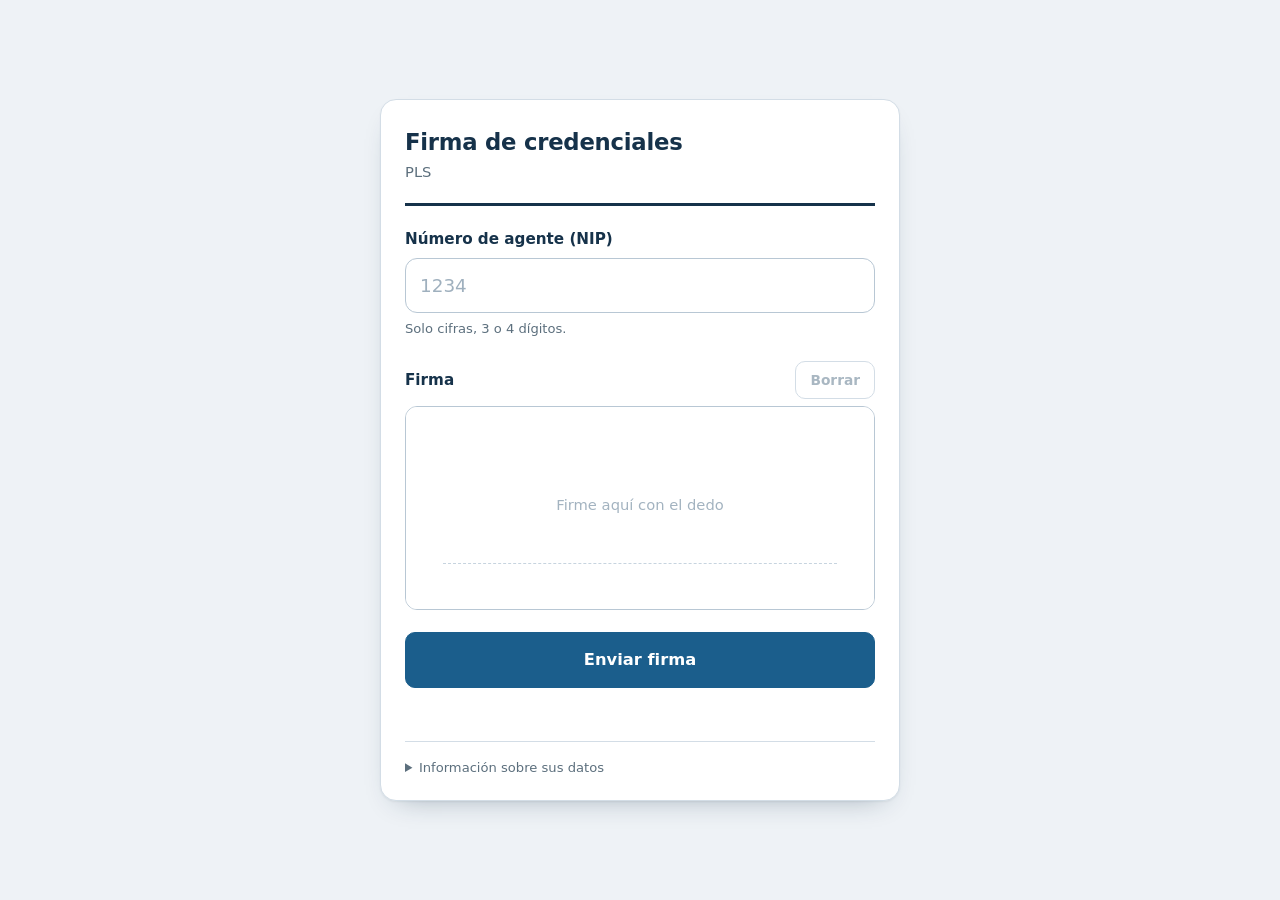
<file: index.html>
<!doctype html>
<html lang="es">
<head>
<meta charset="utf-8">
<meta name="viewport" content="width=device-width, initial-scale=1, viewport-fit=cover">
<meta name="robots" content="noindex, nofollow">
<meta name="color-scheme" content="light">
<title>Firma de credenciales · PLS</title>
<link rel="icon" href="assets/favicon.svg" type="image/svg+xml">
<link rel="stylesheet" href="assets/styles.css">
</head>
<body>
<main class="tarjeta">

  <header class="cabecera">
    <h1>Firma de credenciales</h1>
    <p class="subtitulo">PLS</p>
  </header>

  <section id="aviso-config" class="aviso-error" hidden>
    Falta configurar la dirección del servicio de envío. Consulte el README del proyecto.
  </section>

  <form id="formulario" novalidate autocomplete="off">

    <div class="campo">
      <label for="nip">Número de agente (NIP)</label>
      <input
        id="nip"
        name="nip"
        type="text"
        inputmode="numeric"
        pattern="[0-9]*"
        maxlength="4"
        placeholder="1234"
        autocomplete="off"
        autocapitalize="off"
        spellcheck="false"
        enterkeyhint="done"
        aria-describedby="nip-ayuda nip-error">
      <p class="ayuda" id="nip-ayuda">Solo cifras, 3 o 4 dígitos.</p>
      <p class="error-campo" id="nip-error" role="alert" hidden></p>
    </div>

    <div class="campo">
      <div class="fila-etiqueta">
        <span class="etiqueta" id="firma-etiqueta">Firma</span>
        <button type="button" id="borrar" class="boton-secundario" disabled>
          Borrar
        </button>
      </div>

      <div class="marco-firma">
        <canvas id="lienzo" aria-labelledby="firma-etiqueta" role="img"></canvas>
        <span class="pista" id="pista" aria-hidden="true">Firme aquí con el dedo</span>
        <span class="linea-guia" aria-hidden="true"></span>
      </div>

      <p class="error-campo" id="firma-error" role="alert" hidden></p>
    </div>

    <button type="submit" id="enviar" class="boton-principal">Enviar firma</button>

    <p class="estado" id="estado" role="status" aria-live="polite"></p>
  </form>

  <section id="exito" class="exito" hidden>
    <div class="marca-ok" aria-hidden="true">
      <svg viewBox="0 0 24 24" width="30" height="30" fill="none" stroke="currentColor"
           stroke-width="2.5" stroke-linecap="round" stroke-linejoin="round">
        <path d="M4 12.5l5.5 5.5L20 6.5"/>
      </svg>
    </div>
    <h2>Firma registrada</h2>
    <p class="exito-detalle">Agente <strong id="exito-nip"></strong></p>
    <p class="exito-archivo">Archivo: <code id="exito-archivo"></code></p>
    <button type="button" id="otra" class="boton-secundario boton-ancho">
      Firmar otra credencial
    </button>
  </section>

  <details class="legal">
    <summary>Información sobre sus datos</summary>
    <p>
      La firma y el número de agente se utilizan exclusivamente para emitir la
      credencial municipal y se conservan en el repositorio documental del
      Ayuntamiento de Sagunto. La firma manuscrita digitalizada es un dato
      biométrico; puede ejercer sus derechos de acceso, rectificación,
      supresión y oposición dirigiéndose al Responsable de Protección de Datos
      del Ayuntamiento de Sagunto.
    </p>
  </details>

</main>

<script src="assets/app.js" type="module"></script>
</body>
</html>
</file>
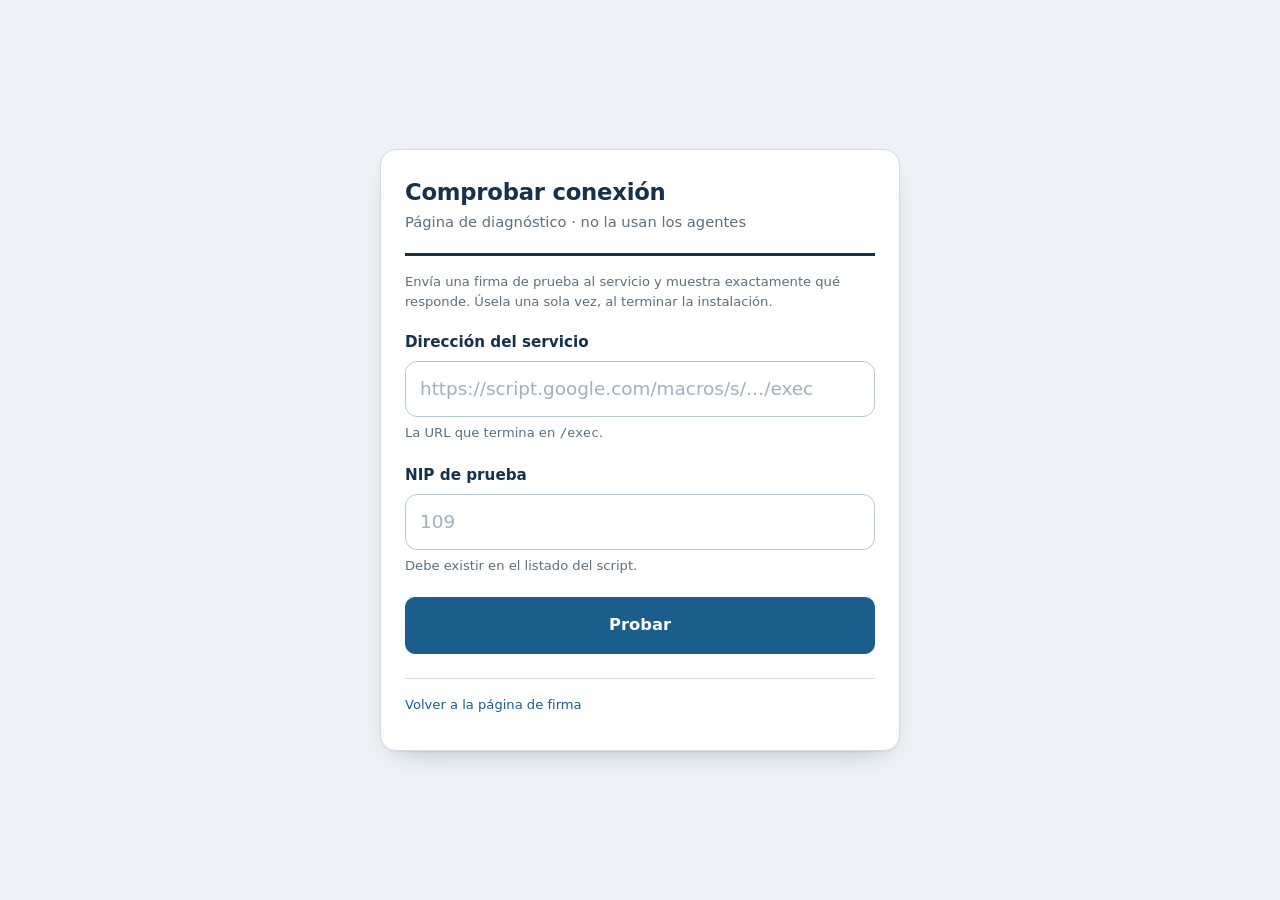
<file: comprobar.html>
<!doctype html>
<html lang="es">
<head>
<meta charset="utf-8">
<meta name="viewport" content="width=device-width, initial-scale=1">
<meta name="robots" content="noindex, nofollow">
<title>Comprobar conexión · Firma de credenciales</title>
<link rel="icon" href="assets/favicon.svg" type="image/svg+xml">
<link rel="stylesheet" href="assets/styles.css">
</head>
<body>
<main class="tarjeta">

  <header class="cabecera">
    <h1>Comprobar conexión</h1>
    <p class="subtitulo">Página de diagnóstico · no la usan los agentes</p>
  </header>

  <p class="ayuda" style="margin-top:-6px;margin-bottom:20px">
    Envía una firma de prueba al servicio y muestra exactamente qué responde.
    Úsela una sola vez, al terminar la instalación.
  </p>

  <form id="formulario" novalidate>
    <div class="campo">
      <label for="url">Dirección del servicio</label>
      <input id="url" type="text" placeholder="https://script.google.com/macros/s/…/exec"
             autocomplete="off" spellcheck="false">
      <p class="ayuda">La URL que termina en <code>/exec</code>.</p>
    </div>

    <div class="campo">
      <label for="nip">NIP de prueba</label>
      <input id="nip" type="text" inputmode="numeric" maxlength="4" placeholder="109"
             autocomplete="off" spellcheck="false">
      <p class="ayuda">Debe existir en el listado del script.</p>
    </div>

    <button type="submit" id="probar" class="boton-principal">Probar</button>
  </form>

  <pre id="resultado" hidden></pre>

  <p class="legal"><a href="./">Volver a la página de firma</a></p>

</main>

<script>
  const formulario = document.getElementById("formulario");
  const campoUrl = document.getElementById("url");
  const campoNip = document.getElementById("nip");
  const boton = document.getElementById("probar");
  const resultado = document.getElementById("resultado");

  // Firma sintética para que el servicio la acepte como válida.
  function firmaDePrueba() {
    const lienzo = document.createElement("canvas");
    lienzo.width = 900;
    lienzo.height = 380;
    const ctx = lienzo.getContext("2d");
    ctx.fillStyle = "#ffffff";
    ctx.fillRect(0, 0, 900, 380);
    ctx.strokeStyle = "#12222e";
    ctx.lineWidth = 5;
    ctx.lineCap = "round";
    ctx.beginPath();
    ctx.moveTo(90, 280);
    for (let i = 0; i < 40; i++) {
      ctx.lineTo(90 + i * 18, 280 - Math.sin(i / 3) * 70);
    }
    ctx.stroke();
    return lienzo.toDataURL("image/jpeg", 0.9);
  }

  formulario.addEventListener("submit", async (evento) => {
    evento.preventDefault();
    const url = campoUrl.value.trim();
    const nip = campoNip.value.trim();

    if (!/^https:\/\/.+/.test(url)) {
      mostrar({ error: "Escriba una URL https válida." });
      return;
    }

    boton.disabled = true;
    boton.textContent = "Probando…";
    mostrar({ estado: "Enviando…" });

    const inicio = performance.now();
    try {
      const respuesta = await fetch(url, {
        method: "POST",
        headers: { "Content-Type": "text/plain;charset=utf-8" },
        body: JSON.stringify({ nip, imagen: firmaDePrueba() }),
      });

      const texto = await respuesta.text();
      let json = null;
      try {
        json = JSON.parse(texto);
      } catch {
        /* no era JSON */
      }

      mostrar({
        "correcto": json && json.ok === true ? "SÍ" : "NO",
        "código HTTP": respuesta.status,
        "milisegundos": Math.round(performance.now() - inicio),
        "respuesta": json || texto.slice(0, 600),
        "diagnóstico": json && json.ok === true
          ? "El servicio responde y guarda correctamente."
          : "El servicio respondió pero rechazó la petición: revise el mensaje de error.",
      });
    } catch (error) {
      mostrar({
        "correcto": "NO",
        "error": String(error),
        "diagnóstico":
          "No se ha podido contactar. Causas habituales: la URL no termina en /exec, " +
          "el despliegue no es «Cualquier persona», o el navegador ha bloqueado la " +
          "conexión. Abra la consola (F12) para ver el detalle.",
      });
    } finally {
      boton.disabled = false;
      boton.textContent = "Probar";
    }
  });

  function mostrar(datos) {
    resultado.hidden = false;
    resultado.textContent = JSON.stringify(datos, null, 2);
  }
</script>
</body>
</html>
</file>
<file: assets/styles.css>
/* Firma de credenciales · Ayuntamiento de Sagunto */

:root {
  --tinta: #16324a;
  --texto: #22323f;
  --texto-suave: #5c6f7d;
  --fondo: #eef2f6;
  --blanco: #ffffff;
  --borde: #d3dde6;
  --borde-fuerte: #b8c7d4;
  --azul: #1b5e8c;
  --azul-hover: #164c72;
  --verde: #1f7a53;
  --rojo: #a83232;
  --radio: 12px;
  --sombra: 0 1px 2px rgba(22, 50, 74, .06), 0 12px 28px -18px rgba(22, 50, 74, .45);
}

* { box-sizing: border-box; }

html { -webkit-text-size-adjust: 100%; }

body {
  margin: 0;
  min-height: 100dvh;
  display: flex;
  align-items: center;
  justify-content: center;
  padding: 20px 16px calc(20px + env(safe-area-inset-bottom));
  background: var(--fondo);
  color: var(--texto);
  font-family: system-ui, -apple-system, "Segoe UI", Roboto, "Helvetica Neue", Arial, sans-serif;
  font-size: 16px;
  line-height: 1.5;
}

.tarjeta {
  width: 100%;
  max-width: 520px;
  background: var(--blanco);
  border: 1px solid var(--borde);
  border-radius: 16px;
  padding: 28px 24px 22px;
  box-shadow: var(--sombra);
}

/* Cabecera ---------------------------------------------------------------- */

.cabecera {
  padding-bottom: 20px;
  margin-bottom: 22px;
  border-bottom: 3px solid var(--tinta);
}

.cabecera h1 {
  margin: 0;
  font-size: 1.42rem;
  line-height: 1.25;
  font-weight: 650;
  letter-spacing: -.01em;
  color: var(--tinta);
}

.subtitulo {
  margin: 4px 0 0;
  font-size: .92rem;
  color: var(--texto-suave);
}

/* Campos ------------------------------------------------------------------ */

.campo { margin-bottom: 22px; }

label,
.etiqueta {
  display: block;
  margin-bottom: 7px;
  font-size: .95rem;
  font-weight: 600;
  color: var(--tinta);
}

input[type="text"] {
  width: 100%;
  padding: 13px 14px;
  border: 1px solid var(--borde-fuerte);
  border-radius: var(--radio);
  background: #fff;
  color: var(--texto);
  font: inherit;
  font-size: 1.15rem;
  font-variant-numeric: tabular-nums;
  letter-spacing: .06em;
  transition: border-color .15s, box-shadow .15s;
  -webkit-appearance: none;
  appearance: none;
}

input[type="text"]::placeholder {
  color: #9fb0be;
  letter-spacing: normal;
}

input[type="text"]:focus {
  outline: none;
  border-color: var(--azul);
  box-shadow: 0 0 0 3px rgba(27, 94, 140, .16);
}

input[type="text"][aria-invalid="true"] {
  border-color: var(--rojo);
  box-shadow: 0 0 0 3px rgba(168, 50, 50, .13);
}

.ayuda {
  margin: 6px 0 0;
  font-size: .82rem;
  color: var(--texto-suave);
}

.error-campo {
  margin: 7px 0 0;
  font-size: .84rem;
  font-weight: 500;
  color: var(--rojo);
}

/* Firma ------------------------------------------------------------------- */

.fila-etiqueta {
  display: flex;
  align-items: center;
  justify-content: space-between;
  gap: 12px;
  margin-bottom: 7px;
}

.fila-etiqueta .etiqueta { margin-bottom: 0; }

.marco-firma {
  position: relative;
  border: 1px solid var(--borde-fuerte);
  border-radius: var(--radio);
  background: #fff;
  overflow: hidden;
}

.marco-firma:focus-within {
  border-color: var(--azul);
  box-shadow: 0 0 0 3px rgba(27, 94, 140, .16);
}

#lienzo {
  display: block;
  width: 100%;
  aspect-ratio: 10 / 4.3;
  touch-action: none;
  cursor: crosshair;
  -webkit-user-select: none;
  user-select: none;
  -webkit-tap-highlight-color: transparent;
}

.linea-guia {
  position: absolute;
  left: 8%;
  right: 8%;
  bottom: 22%;
  border-bottom: 1px dashed #c7d4df;
  pointer-events: none;
}

.pista {
  position: absolute;
  top: 50%;
  left: 50%;
  transform: translate(-50%, -62%);
  font-size: .92rem;
  color: #a3b3c0;
  pointer-events: none;
  transition: opacity .2s;
}

.pista.oculta { opacity: 0; }

/* Botones ----------------------------------------------------------------- */

.boton-principal,
.boton-secundario {
  font: inherit;
  font-weight: 600;
  border-radius: 10px;
  cursor: pointer;
  transition: background .15s, border-color .15s, color .15s, opacity .15s;
}

.boton-principal {
  width: 100%;
  padding: 15px 18px;
  border: 1px solid var(--azul);
  background: var(--azul);
  color: #fff;
  font-size: 1.02rem;
}

.boton-principal:hover:not(:disabled) { background: var(--azul-hover); border-color: var(--azul-hover); }

.boton-principal:disabled {
  opacity: .6;
  cursor: progress;
}

.boton-secundario {
  padding: 8px 14px;
  border: 1px solid var(--borde-fuerte);
  background: #fff;
  color: var(--tinta);
  font-size: .86rem;
}

.boton-secundario:hover:not(:disabled) {
  border-color: var(--azul);
  color: var(--azul);
}

.boton-secundario:disabled {
  color: #a9b7c2;
  border-color: var(--borde);
  cursor: default;
}

.boton-ancho { width: 100%; margin-top: 18px; padding: 12px; font-size: .95rem; }

:where(button, input, summary):focus-visible {
  outline: 2px solid var(--azul);
  outline-offset: 2px;
}

/* Estado ------------------------------------------------------------------ */

.estado {
  margin: 12px 0 0;
  min-height: 1.2em;
  font-size: .88rem;
  color: var(--texto-suave);
  text-align: center;
}

.estado.es-error { color: var(--rojo); font-weight: 500; }

.aviso-error {
  margin-bottom: 20px;
  padding: 12px 14px;
  border: 1px solid #e4b7b7;
  border-left: 4px solid var(--rojo);
  border-radius: 8px;
  background: #fdf3f3;
  font-size: .88rem;
  color: #7d2626;
}

/* Éxito ------------------------------------------------------------------- */

.exito { text-align: center; padding: 8px 0 4px; }

.marca-ok {
  width: 56px;
  height: 56px;
  margin: 0 auto 16px;
  display: grid;
  place-items: center;
  border-radius: 50%;
  background: #eaf4ee;
  color: var(--verde);
}

.exito h2 {
  margin: 0 0 8px;
  font-size: 1.25rem;
  font-weight: 650;
  color: var(--tinta);
}

.exito-detalle {
  margin: 0 0 4px;
  color: var(--texto-suave);
  font-size: .95rem;
}

.exito-archivo {
  margin: 0;
  font-size: .84rem;
  color: var(--texto-suave);
  word-break: break-all;
}

.exito-archivo code {
  font-family: ui-monospace, "Cascadia Mono", Consolas, monospace;
  color: var(--tinta);
}

/* Legal ------------------------------------------------------------------- */

.legal {
  margin-top: 24px;
  padding-top: 16px;
  border-top: 1px solid var(--borde);
  font-size: .82rem;
  color: var(--texto-suave);
}

.legal summary {
  cursor: pointer;
  color: var(--texto-suave);
  font-weight: 500;
}

.legal p { margin: 10px 0 0; }

.legal a {
  color: var(--azul);
  text-decoration: none;
  font-weight: 500;
}

.legal a:hover { text-decoration: underline; }

/* Diagnóstico (comprobar.html) -------------------------------------------- */

pre#resultado {
  margin: 22px 0 0;
  padding: 14px 16px;
  background: #f7f9fb;
  border: 1px solid var(--borde);
  border-radius: 10px;
  font-family: ui-monospace, "Cascadia Mono", Consolas, monospace;
  font-size: .78rem;
  line-height: 1.5;
  color: var(--texto);
  white-space: pre-wrap;
  word-break: break-word;
}

@media (max-width: 380px) {
  .tarjeta { padding: 22px 18px 18px; }
  .cabecera h1 { font-size: 1.28rem; }
}

@media (prefers-reduced-motion: reduce) {
  * { transition: none !important; }
}
</file>
